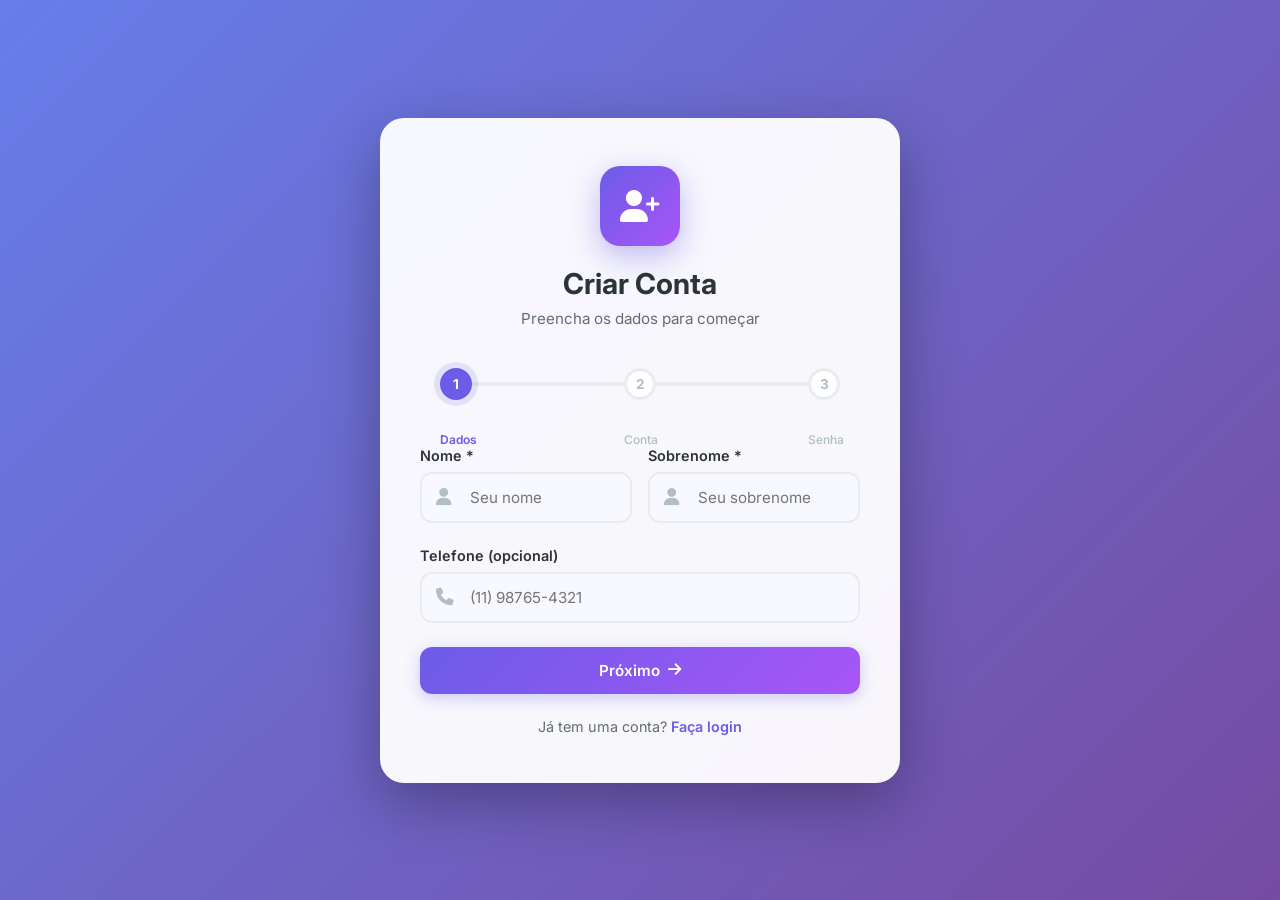
<file: cadastro.html>
<!DOCTYPE html>
<html lang="pt-BR">

<head>
    <meta charset="UTF-8">
    <meta name="viewport" content="width=device-width, initial-scale=1.0">
    <title>Criar Conta | AnalyticsPro</title>

    <link rel="preconnect" href="https://fonts.googleapis.com">
    <link rel="preconnect" href="https://fonts.gstatic.com" crossorigin>
    <link href="https://fonts.googleapis.com/css2?family=Inter:wght@300;400;500;600;700&display=swap" rel="stylesheet">
    <link rel="stylesheet" href="https://cdnjs.cloudflare.com/ajax/libs/font-awesome/6.4.0/css/all.min.css">

    <style>
        * {
            margin: 0;
            padding: 0;
            box-sizing: border-box;
        }

        body {
            font-family: 'Inter', -apple-system, BlinkMacSystemFont, sans-serif;
            background: linear-gradient(135deg, #667eea 0%, #764ba2 100%);
            min-height: 100vh;
            display: flex;
            align-items: center;
            justify-content: center;
            padding: 20px;
        }

        .cadastro-container {
            width: 100%;
            max-width: 520px;
            animation: slideUp 0.6s ease;
        }

        @keyframes slideUp {
            from {
                opacity: 0;
                transform: translateY(30px);
            }

            to {
                opacity: 1;
                transform: translateY(0);
            }
        }

        .cadastro-card {
            background: rgba(255, 255, 255, 0.95);
            backdrop-filter: blur(20px);
            border-radius: 24px;
            padding: 48px 40px;
            box-shadow: 0 20px 60px rgba(0, 0, 0, 0.3);
        }

        .cadastro-header {
            text-align: center;
            margin-bottom: 40px;
        }

        .cadastro-logo {
            width: 80px;
            height: 80px;
            background: linear-gradient(135deg, #6C5CE7, #a855f7);
            border-radius: 20px;
            display: flex;
            align-items: center;
            justify-content: center;
            margin: 0 auto 20px;
            font-size: 2rem;
            color: white;
            box-shadow: 0 10px 30px rgba(108, 92, 231, 0.4);
        }

        .cadastro-header h1 {
            font-size: 1.8rem;
            color: #2d3436;
            margin-bottom: 8px;
        }

        .cadastro-header p {
            color: #636e72;
            font-size: 0.95rem;
        }

        /* barra de progresso */
        .progress-bar {
            display: flex;
            justify-content: space-between;
            margin-bottom: 32px;
            position: relative;
        }

        .progress-bar::before {
            content: '';
            position: absolute;
            top: 14px;
            left: 20px;
            right: 20px;
            height: 4px;
            background: #e9ecef;
            z-index: 1;
            transition: all 0.5s ease;
        }

        .progress-fill {
            position: absolute;
            top: 14px;
            left: 20px;
            height: 4px;
            background: linear-gradient(90deg, #6C5CE7, #a855f7);
            z-index: 2;
            transition: width 0.5s ease;
        }

        .progress-step {
            width: 32px;
            height: 32px;
            border-radius: 50%;
            background: white;
            border: 3px solid #e9ecef;
            display: flex;
            align-items: center;
            justify-content: center;
            font-weight: 700;
            font-size: 0.85rem;
            z-index: 3;
            transition: all 0.5s ease;
            color: #b2bec3;
            position: relative;
        }

        .progress-step.active {
            border-color: #6C5CE7;
            background: #6C5CE7;
            color: white;
            box-shadow: 0 0 0 6px rgba(108, 92, 231, 0.15);
        }

        .progress-step.completed {
            border-color: #00b894;
            background: #00b894;
            color: white;
        }

        .progress-step.completed::after {
            content: '✓';
            font-size: 0.7rem;
        }

        .progress-labels {
            display: flex;
            justify-content: space-between;
            margin-top: 8px;
            font-size: 0.75rem;
            color: #b2bec3;
            font-weight: 500;
        }

        .progress-label {
            text-align: center;
            width: 32px;
        }

        .progress-label.active {
            color: #6C5CE7;
            font-weight: 600;
        }

        /* formulário */
        .form-step {
            display: none;
            animation: fadeSlideIn 0.5s ease;
        }

        .form-step.active {
            display: block;
        }

        @keyframes fadeSlideIn {
            from {
                opacity: 0;
                transform: translateX(20px);
            }

            to {
                opacity: 1;
                transform: translateX(0);
            }
        }

        .form-row {
            display: grid;
            grid-template-columns: 1fr 1fr;
            gap: 16px;
        }

        .form-group {
            margin-bottom: 24px;
            position: relative;
        }

        .form-group label {
            display: block;
            margin-bottom: 8px;
            font-weight: 600;
            color: #2d3436;
            font-size: 0.9rem;
        }

        .input-wrapper {
            position: relative;
        }

        .input-wrapper i {
            position: absolute;
            left: 16px;
            top: 50%;
            transform: translateY(-50%);
            color: #b2bec3;
            font-size: 1.1rem;
            transition: color 0.3s;
            z-index: 1;
            pointer-events: none;
        }

        .form-input {
            width: 100%;
            padding: 14px 16px 14px 48px;
            border: 2px solid #e9ecef;
            border-radius: 12px;
            font-size: 0.95rem;
            font-family: 'Inter', sans-serif;
            transition: all 0.3s ease;
            background: #f8f9fe;
            color: #2d3436;
        }

        .form-input:focus {
            outline: none;
            border-color: #6C5CE7;
            background: white;
            box-shadow: 0 0 0 4px rgba(108, 92, 231, 0.1);
        }

        .form-input.input-error {
            border-color: #e17055;
            background: #fff5f5;
        }

        .form-input.input-success {
            border-color: #00b894;
            background: #f0fff4;
        }

        .input-wrapper:focus-within i {
            color: #6C5CE7;
        }

        /* indicador de força da senha */
        .password-strength {
            margin-top: 12px;
        }

        .strength-bar {
            height: 4px;
            border-radius: 2px;
            background: #e9ecef;
            margin-bottom: 8px;
            overflow: hidden;
            transition: all 0.3s;
        }

        .strength-fill {
            height: 100%;
            border-radius: 2px;
            transition: width 0.5s ease, background 0.3s;
            width: 0%;
        }

        .strength-text {
            font-size: 0.8rem;
            font-weight: 600;
            display: flex;
            align-items: center;
            gap: 6px;
        }

        .strength-requirements {
            display: grid;
            grid-template-columns: 1fr 1fr;
            gap: 6px;
            margin-top: 12px;
            font-size: 0.78rem;
        }

        .requirement {
            display: flex;
            align-items: center;
            gap: 6px;
            color: #b2bec3;
            transition: color 0.3s;
        }

        .requirement.met {
            color: #00b894;
        }

        .requirement i {
            font-size: 0.7rem;
            width: 14px;
            text-align: center;
        }

        .requirement.met i {
            color: #00b894;
        }

        .password-toggle {
            position: absolute;
            right: 16px;
            top: 50%;
            transform: translateY(-50%);
            background: none;
            border: none;
            color: #b2bec3;
            cursor: pointer;
            font-size: 1rem;
            padding: 4px;
            z-index: 1;
        }

        .password-toggle:hover {
            color: #6C5CE7;
        }

        /* checkbox */
        .terms-checkbox {
            display: flex;
            align-items: flex-start;
            gap: 10px;
            margin-bottom: 24px;
            cursor: pointer;
        }

        .terms-checkbox input[type="checkbox"] {
            width: 20px;
            height: 20px;
            accent-color: #6C5CE7;
            cursor: pointer;
            margin-top: 2px;
            flex-shrink: 0;
        }

        .terms-checkbox span {
            font-size: 0.9rem;
            color: #636e72;
            line-height: 1.4;
        }

        .terms-checkbox a {
            color: #6C5CE7;
            text-decoration: none;
            font-weight: 600;
        }

        .terms-checkbox a:hover {
            text-decoration: underline;
        }

        /* botões de navegação */
        .form-actions {
            display: flex;
            gap: 12px;
            margin-top: 8px;
        }

        .btn {
            padding: 14px 24px;
            border-radius: 12px;
            font-size: 0.95rem;
            font-weight: 600;
            cursor: pointer;
            transition: all 0.3s ease;
            font-family: 'Inter', sans-serif;
            display: flex;
            align-items: center;
            justify-content: center;
            gap: 8px;
            border: none;
        }

        .btn-primary {
            flex: 1;
            background: linear-gradient(135deg, #6C5CE7, #a855f7);
            color: white;
            box-shadow: 0 4px 15px rgba(108, 92, 231, 0.3);
        }

        .btn-primary:hover {
            transform: translateY(-2px);
            box-shadow: 0 8px 25px rgba(108, 92, 231, 0.4);
        }

        .btn-primary:disabled {
            opacity: 0.5;
            cursor: not-allowed;
            transform: none;
        }

        .btn-secondary {
            background: transparent;
            color: #636e72;
            border: 2px solid #e9ecef;
        }

        .btn-secondary:hover {
            border-color: #6C5CE7;
            color: #6C5CE7;
        }

        .btn-outline {
            background: transparent;
            color: #636e72;
            border: 2px solid #e9ecef;
        }

        .btn-outline:hover {
            border-color: #6C5CE7;
            color: #6C5CE7;
        }

        /* mensagens */
        .error-message {
            background: #ffeaa7;
            color: #d63031;
            padding: 12px 16px;
            border-radius: 10px;
            font-size: 0.85rem;
            margin-bottom: 20px;
            display: none;
            animation: shake 0.5s ease;
            align-items: center;
            gap: 8px;
        }

        .error-message.show {
            display: flex;
        }

        .success-message {
            background: #00b894;
            color: white;
            padding: 16px 24px;
            border-radius: 12px;
            font-size: 0.95rem;
            text-align: center;
            display: none;
            animation: scaleIn 0.5s ease;
        }

        .success-message.show {
            display: block;
        }

        @keyframes shake {

            0%,
            100% {
                transform: translateX(0);
            }

            25% {
                transform: translateX(-10px);
            }

            75% {
                transform: translateX(10px);
            }
        }

        @keyframes scaleIn {
            from {
                transform: scale(0.8);
                opacity: 0;
            }

            to {
                transform: scale(1);
                opacity: 1;
            }
        }

        .login-link {
            text-align: center;
            margin-top: 24px;
            color: #636e72;
            font-size: 0.9rem;
        }

        .login-link a {
            color: #6C5CE7;
            text-decoration: none;
            font-weight: 600;
        }

        .login-link a:hover {
            text-decoration: underline;
        }

        /* partículas */
        .particles {
            position: fixed;
            top: 0;
            left: 0;
            width: 100%;
            height: 100%;
            pointer-events: none;
            z-index: 0;
        }

        .particle {
            position: absolute;
            background: rgba(255, 255, 255, 0.1);
            border-radius: 50%;
            animation: float 20s infinite;
        }

        @keyframes float {

            0%,
            100% {
                transform: translateY(0) rotate(0deg);
            }

            50% {
                transform: translateY(-100px) rotate(180deg);
            }
        }

        /* responsivo */
        @media (max-width: 600px) {
            .cadastro-card {
                padding: 32px 24px;
            }

            .form-row {
                grid-template-columns: 1fr;
            }

            .strength-requirements {
                grid-template-columns: 1fr;
            }

            .form-actions {
                flex-direction: column;
            }
        }
    </style>
</head>

<body>
    <!-- partículas de fundo - animação de fundo -->
    <div class="particles" id="particles"></div>

    <div class="cadastro-container">
        <div class="cadastro-card">
            <!-- cabeçalho -->
            <div class="cadastro-header">
                <div class="cadastro-logo">
                    <i class="fas fa-user-plus"></i>
                </div>
                <h1>Criar Conta</h1>
                <p>Preencha os dados para começar</p>
            </div>

            <!-- barra de progresso -->
            <div style="padding: 0 20px; position: relative;">
                <div class="progress-bar">
                    <div class="progress-fill" id="progressFill" style="width: 0%;"></div>
                    <div class="progress-step active" id="step1">1</div>
                    <div class="progress-step" id="step2">2</div>
                    <div class="progress-step" id="step3">3</div>
                </div>
                <div class="progress-labels">
                    <span class="progress-label active" id="label1">Dados</span>
                    <span class="progress-label" id="label2">Conta</span>
                    <span class="progress-label" id="label3">Senha</span>
                </div>
            </div>

            <!-- mensagem de erro -->
            <div class="error-message" id="errorMessage">
                <i class="fas fa-exclamation-circle"></i>
                <span id="errorText"></span>
            </div>

            <!-- formulário -->
            <form id="cadastroForm">
                <!-- Etapa 1: Dados Pessoais -->
                <div class="form-step active" id="stepContent1">
                    <div class="form-row">
                        <div class="form-group">
                            <label for="firstName">Nome *</label>
                            <div class="input-wrapper">
                                <i class="fas fa-user"></i>
                                <input type="text" id="firstName" class="form-input" placeholder="Seu nome" required
                                    autocomplete="given-name">
                            </div>
                        </div>
                        <div class="form-group">
                            <label for="lastName">Sobrenome *</label>
                            <div class="input-wrapper">
                                <i class="fas fa-user"></i>
                                <input type="text" id="lastName" class="form-input" placeholder="Seu sobrenome" required
                                    autocomplete="family-name">
                            </div>
                        </div>
                    </div>
                    <div class="form-group">
                        <label for="phone">Telefone (opcional)</label>
                        <div class="input-wrapper">
                            <i class="fas fa-phone"></i>
                            <input type="tel" id="phone" class="form-input" placeholder="(11) 98765-4321"
                                autocomplete="tel">
                        </div>
                    </div>
                    <div class="form-actions">
                        <button type="button" class="btn btn-primary" onclick="nextStep(1)">
                            Próximo <i class="fas fa-arrow-right"></i>
                        </button>
                    </div>
                </div>

                <!-- etapa 2: Conta -->
                <div class="form-step" id="stepContent2">
                    <div class="form-group">
                        <label for="email">E-mail *</label>
                        <div class="input-wrapper">
                            <i class="fas fa-envelope"></i>
                            <input type="email" id="email" class="form-input" placeholder="seu@email.com" required
                                autocomplete="email">
                        </div>
                    </div>
                    <div class="form-group">
                        <label for="username">Nome de usuário (opcional)</label>
                        <div class="input-wrapper">
                            <i class="fas fa-at"></i>
                            <input type="text" id="username" class="form-input" placeholder="seu_username"
                                autocomplete="username">
                        </div>
                    </div>
                    <div class="form-actions">
                        <button type="button" class="btn btn-secondary" onclick="prevStep(2)">
                            <i class="fas fa-arrow-left"></i> Voltar
                        </button>
                        <button type="button" class="btn btn-primary" onclick="nextStep(2)">
                            Próximo <i class="fas fa-arrow-right"></i>
                        </button>
                    </div>
                </div>

                <!-- etapa 3: Senha -->
                <div class="form-step" id="stepContent3">
                    <div class="form-group">
                        <label for="password">Senha *</label>
                        <div class="input-wrapper">
                            <i class="fas fa-lock"></i>
                            <input type="password" id="password" class="form-input" placeholder="Mínimo 8 caracteres"
                                required minlength="8" autocomplete="new-password">
                            <button type="button" class="password-toggle" onclick="togglePassword('password')">
                                <i class="fas fa-eye"></i>
                            </button>
                        </div>
                        <!-- senha -->
                        <div class="password-strength">
                            <div class="strength-bar">
                                <div class="strength-fill" id="strengthFill"></div>
                            </div>
                            <div class="strength-text" id="strengthText">
                                <i class="fas fa-circle" style="font-size: 0.5rem;"></i>
                                <span>Digite uma senha</span>
                            </div>
                            <div class="strength-requirements">
                                <div class="requirement" id="reqLength">
                                    <i class="fas fa-circle"></i> Mínimo 8 caracteres
                                </div>
                                <div class="requirement" id="reqUpper">
                                    <i class="fas fa-circle"></i> Letra maiúscula
                                </div>
                                <div class="requirement" id="reqLower">
                                    <i class="fas fa-circle"></i> Letra minúscula
                                </div>
                                <div class="requirement" id="reqNumber">
                                    <i class="fas fa-circle"></i> Número
                                </div>
                                <div class="requirement" id="reqSpecial">
                                    <i class="fas fa-circle"></i> Caractere especial
                                </div>
                            </div>
                        </div>
                    </div>

                    <div class="form-group">
                        <label for="confirmPassword">Confirmar Senha *</label>
                        <div class="input-wrapper">
                            <i class="fas fa-lock"></i>
                            <input type="password" id="confirmPassword" class="form-input" placeholder="Repita a senha"
                                required autocomplete="new-password">
                            <button type="button" class="password-toggle" onclick="togglePassword('confirmPassword')">
                                <i class="fas fa-eye"></i>
                            </button>
                        </div>
                        <div id="passwordMatch" style="margin-top: 8px; font-size: 0.85rem; display: none;">
                            <i class="fas fa-check-circle" style="color: #00b894;"></i>
                            <span style="color: #00b894; font-weight: 600;">Senhas coincidem!</span>
                        </div>
                        <div id="passwordMismatch" style="margin-top: 8px; font-size: 0.85rem; display: none;">
                            <i class="fas fa-times-circle" style="color: #d63031;"></i>
                            <span style="color: #d63031; font-weight: 600;">Senhas não coincidem!</span>
                        </div>
                    </div>

                    <!-- termos -->
                    <label class="terms-checkbox">
                        <input type="checkbox" id="acceptTerms" required>
                        <span>Eu aceito os <a href="#" onclick="alert('Termos de Uso serão exibidos aqui.')">Termos de
                                Uso</a> e a <a href="#"
                                onclick="alert('Política de Privacidade será exibida aqui.')">Política de
                                Privacidade</a></span>
                    </label>

                    <div class="form-actions">
                        <button type="button" class="btn btn-secondary" onclick="prevStep(3)">
                            <i class="fas fa-arrow-left"></i> Voltar
                        </button>
                        <button type="submit" class="btn btn-primary" id="submitBtn">
                            <i class="fas fa-check"></i> Criar Conta
                        </button>
                    </div>
                </div>
            </form>

            <!-- mensagem de sucesso -->
            <div class="success-message" id="successMessage">
                <i class="fas fa-check-circle" style="font-size: 3rem; display: block; margin-bottom: 16px;"></i>
                <h2 style="margin-bottom: 8px;">Conta criada com sucesso!</h2>
                <p>Redirecionando para o dashboard...</p>
            </div>

            <div class="login-link" id="loginLink">
                Já tem uma conta? <a href="login.html">Faça login</a>
            </div>
        </div>
    </div>

    <script>
        // partículas de fundo
        function createParticles() {
            const container = document.getElementById('particles');
            for (let i = 0; i < 25; i++) {
                const particle = document.createElement('div');
                particle.className = 'particle';
                particle.style.left = Math.random() * 100 + '%';
                particle.style.top = Math.random() * 100 + '%';
                particle.style.width = (Math.random() * 12 + 4) + 'px';
                particle.style.height = particle.style.width;
                particle.style.animationDelay = Math.random() * 20 + 's';
                particle.style.animationDuration = (Math.random() * 15 + 10) + 's';
                container.appendChild(particle);
            }
        }
        createParticles();

        // etapas do formulário
        let currentStep = 1;
        const totalSteps = 3;

        function updateProgress(step) {
            // atualizar barra de progresso
            const progressPercent = ((step - 1) / (totalSteps - 1)) * 100;
            document.getElementById('progressFill').style.width = progressPercent + '%';

            // atualizar steps
            for (let i = 1; i <= totalSteps; i++) {
                const stepEl = document.getElementById('step' + i);
                const labelEl = document.getElementById('label' + i);
                const contentEl = document.getElementById('stepContent' + i);

                stepEl.classList.remove('active', 'completed');
                labelEl.classList.remove('active');

                if (i < step) {
                    stepEl.classList.add('completed');
                    stepEl.textContent = '';
                } else if (i === step) {
                    stepEl.classList.add('active');
                    stepEl.textContent = i;
                    labelEl.classList.add('active');
                } else {
                    stepEl.textContent = i;
                }

                // mostrar/esconder conteúdo
                if (contentEl) {
                    contentEl.classList.remove('active');
                    if (i === step) {
                        contentEl.classList.add('active');
                    }
                }
            }

            currentStep = step;
        }

        function nextStep(currentStepNum) {
            // validar campos da etapa atual
            if (!validateStep(currentStepNum)) {
                return;
            }

            if (currentStepNum < totalSteps) {
                updateProgress(currentStepNum + 1);
                // scroll no topo do card
                document.querySelector('.cadastro-card').scrollIntoView({ behavior: 'smooth', block: 'start' });
            }
        }

        function prevStep(currentStepNum) {
            if (currentStepNum > 1) {
                updateProgress(currentStepNum - 1);
                document.querySelector('.cadastro-card').scrollIntoView({ behavior: 'smooth', block: 'start' });
            }
        }

        function validateStep(step) {
            const errorMsg = document.getElementById('errorMessage');
            const errorText = document.getElementById('errorText');
            errorMsg.classList.remove('show');

            switch (step) {
                case 1:
                    const firstName = document.getElementById('firstName').value.trim();
                    const lastName = document.getElementById('lastName').value.trim();

                    if (!firstName) {
                        showError('Por favor, preencha o nome.');
                        document.getElementById('firstName').focus();
                        return false;
                    }
                    if (firstName.length < 2) {
                        showError('O nome deve ter pelo menos 2 caracteres.');
                        document.getElementById('firstName').focus();
                        return false;
                    }
                    if (!lastName) {
                        showError('Por favor, preencha o sobrenome.');
                        document.getElementById('lastName').focus();
                        return false;
                    }
                    if (lastName.length < 2) {
                        showError('O sobrenome deve ter pelo menos 2 caracteres.');
                        document.getElementById('lastName').focus();
                        return false;
                    }
                    return true;

                case 2:
                    const email = document.getElementById('email').value.trim();
                    const emailRegex = /^[^\s@]+@[^\s@]+\.[^\s@]+$/;

                    if (!email) {
                        showError('Por favor, preencha o e-mail.');
                        document.getElementById('email').focus();
                        return false;
                    }
                    if (!emailRegex.test(email)) {
                        showError('Por favor, insira um e-mail válido.');
                        document.getElementById('email').focus();
                        return false;
                    }
                    return true;

                case 3:
                    const password = document.getElementById('password').value;
                    const confirmPassword = document.getElementById('confirmPassword').value;
                    const acceptTerms = document.getElementById('acceptTerms').checked;

                    if (!password) {
                        showError('Por favor, crie uma senha.');
                        document.getElementById('password').focus();
                        return false;
                    }
                    if (password.length < 8) {
                        showError('A senha deve ter no mínimo 8 caracteres.');
                        document.getElementById('password').focus();
                        return false;
                    }
                    if (!checkPasswordStrength(password).score >= 3) {
                        showError('A senha é muito fraca. Use letras maiúsculas, minúsculas, números e caracteres especiais.');
                        document.getElementById('password').focus();
                        return false;
                    }
                    if (password !== confirmPassword) {
                        showError('As senhas não coincidem.');
                        document.getElementById('confirmPassword').focus();
                        return false;
                    }
                    if (!acceptTerms) {
                        showError('Você precisa aceitar os Termos de Uso e Política de Privacidade.');
                        return false;
                    }
                    return true;
            }
            return true;
        }

        function showError(message) {
            const errorMsg = document.getElementById('errorMessage');
            const errorText = document.getElementById('errorText');
            errorText.textContent = message;
            errorMsg.classList.add('show');

            // resetar animação
            errorMsg.style.animation = 'none';
            errorMsg.offsetHeight;
            errorMsg.style.animation = 'shake 0.5s ease';

            // esconder após 4 segundos
            setTimeout(() => {
                errorMsg.classList.remove('show');
            }, 4000);
        }

        // senha
        <!-- function checkPasswordStrength(password) {
            let score = 0;
            const requirements = {
                length: password.length >= 8,
                upper: /[A-Z]/.test(password),
                lower: /[a-z]/.test(password),
                number: /[0-9]/.test(password),
                special: /[!@#$%^&*(),.?":{}|<>]/.test(password)
            };

            if (requirements.length) score++;
            if (requirements.upper) score++;
            if (requirements.lower) score++;
            if (requirements.number) score++;
            if (requirements.special) score++;

            return { score, requirements };
        } -->

        document.getElementById('password').addEventListener('input', function () {
            const password = this.value;
            const result = checkPasswordStrength(password);

            // Atualizar barra de força
            const strengthFill = document.getElementById('strengthFill');
            const strengthText = document.getElementById('strengthText');
            const percentages = [0, 20, 40, 60, 80, 100];
            const colors = ['#e9ecef', '#d63031', '#fdcb6e', '#f39c12', '#00b894', '#00b894'];
            const labels = [
                'Digite uma senha',
                'Muito fraca',
                'Fraca',
                'Média',
                'Forte',
                'Muito forte'
            ];
            const icons = [
                'fas fa-circle',
                'fas fa-times-circle',
                'fas fa-exclamation-circle',
                'fas fa-exclamation-triangle',
                'fas fa-check-circle',
                'fas fa-shield-alt'
            ];

            const scoreIndex = password.length === 0 ? 0 : result.score;
            strengthFill.style.width = percentages[scoreIndex] + '%';
            strengthFill.style.background = colors[scoreIndex];
            strengthText.innerHTML = `<i class="${icons[scoreIndex]}" style="font-size: 0.7rem; color: ${colors[scoreIndex]};"></i><span style="color: ${colors[scoreIndex]};">${labels[scoreIndex]}</span>`;

            // Atualizar requisitos
            const reqMap = {
                'reqLength': result.requirements.length,
                'reqUpper': result.requirements.upper,
                'reqLower': result.requirements.lower,
                'reqNumber': result.requirements.number,
                'reqSpecial': result.requirements.special
            };

            Object.keys(reqMap).forEach(id => {
                const el = document.getElementById(id);
                if (reqMap[id]) {
                    el.classList.add('met');
                    el.querySelector('i').className = 'fas fa-check-circle';
                } else {
                    el.classList.remove('met');
                    el.querySelector('i').className = 'fas fa-circle';
                }
            });

            // Verificar se as senhas coincidem
            checkPasswordMatch();
        });

        document.getElementById('confirmPassword').addEventListener('input', checkPasswordMatch);

        function checkPasswordMatch() {
            const password = document.getElementById('password').value;
            const confirmPassword = document.getElementById('confirmPassword').value;
            const matchEl = document.getElementById('passwordMatch');
            const mismatchEl = document.getElementById('passwordMismatch');

            if (confirmPassword.length === 0) {
                matchEl.style.display = 'none';
                mismatchEl.style.display = 'none';
            } else if (password === confirmPassword) {
                matchEl.style.display = 'block';
                mismatchEl.style.display = 'none';
            } else {
                matchEl.style.display = 'none';
                mismatchEl.style.display = 'block';
            }
        }

        // ==================== TOGGLE SENHA ====================
        function togglePassword(inputId) {
            const input = document.getElementById(inputId);
            const type = input.type === 'password' ? 'text' : 'password';
            input.type = type;

            // Atualizar ícone
            const btn = input.nextElementSibling;
            if (btn) {
                const icon = btn.querySelector('i');
                if (icon) {
                    icon.className = type === 'password' ? 'fas fa-eye' : 'fas fa-eye-slash';
                }
            }
        }

        // ==================== SUBMISSÃO DO FORMULÁRIO ====================
        document.getElementById('cadastroForm').addEventListener('submit', async function (e) {
            e.preventDefault();

            // Validar etapa final
            if (!validateStep(3)) {
                return;
            }

            const submitBtn = document.getElementById('submitBtn');
            const originalHTML = submitBtn.innerHTML;

            // Mostrar loading
            submitBtn.disabled = true;
            submitBtn.innerHTML = '<i class="fas fa-spinner fa-spin"></i> Criando conta...';

            // Simular requisição
            await new Promise(resolve => setTimeout(resolve, 2000));

            // Coletar dados
            const userData = {
                firstName: document.getElementById('firstName').value.trim(),
                lastName: document.getElementById('lastName').value.trim(),
                name: document.getElementById('firstName').value.trim() + ' ' + document.getElementById('lastName').value.trim(),
                email: document.getElementById('email').value.trim(),
                phone: document.getElementById('phone').value.trim() || '(11) 98765-4321',
                username: document.getElementById('username').value.trim(),
                location: 'São Paulo, SP',
                website: '',
                bio: '',
                role: 'Usuário',
                avatar: 'https://i.pravatar.cc/150?u=' + Date.now(),
                createdAt: new Date().toISOString()
            };

            // Salvar dados
            localStorage.setItem('user', JSON.stringify(userData));
            localStorage.setItem('isLoggedIn', 'true');

            // Mostrar sucesso
            document.getElementById('cadastroForm').style.display = 'none';
            document.getElementById('loginLink').style.display = 'none';
            document.getElementById('successMessage').classList.add('show');

            // Redirecionar
            setTimeout(() => {
                window.location.href = 'index.html';
            }, 2500);
        });

        // ==================== MÁSCARA DE TELEFONE ====================
        document.getElementById('phone').addEventListener('input', function (e) {
            let value = e.target.value.replace(/\D/g, '');
            if (value.length > 11) value = value.slice(0, 11);

            if (value.length > 0) {
                value = '(' + value;
            }
            if (value.length > 3) {
                value = value.slice(0, 3) + ') ' + value.slice(3);
            }
            if (value.length > 10) {
                value = value.slice(0, 10) + '-' + value.slice(10);
            }

            e.target.value = value;
        });

        console.log('📝 Página de cadastro carregada com sucesso!');
    </script>
</body>

</html>
</file>
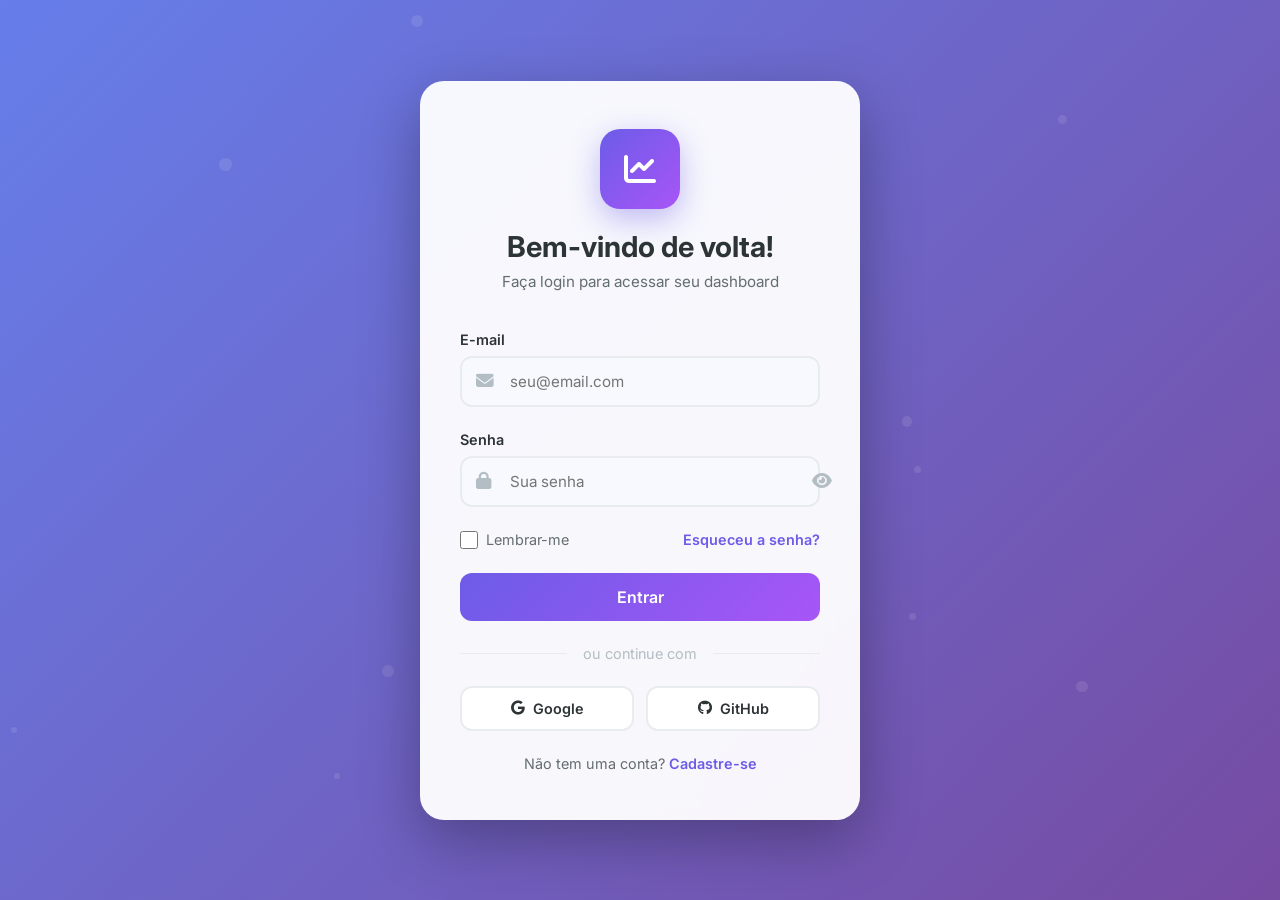
<file: login.html>
<!DOCTYPE html>
<html lang="pt-BR">

<head>
    <meta charset="UTF-8">
    <meta name="viewport" content="width=device-width, initial-scale=1.0">
    <title>Login | AnalyticsPro</title>

    <link rel="preconnect" href="https://fonts.googleapis.com">
    <link rel="preconnect" href="https://fonts.gstatic.com" crossorigin>
    <link href="https://fonts.googleapis.com/css2?family=Inter:wght@300;400;500;600;700&display=swap" rel="stylesheet">
    <link rel="stylesheet" href="https://cdnjs.cloudflare.com/ajax/libs/font-awesome/6.4.0/css/all.min.css">

    <style>
        * {
            margin: 0;
            padding: 0;
            box-sizing: border-box;
        }

        body {
            font-family: 'Inter', -apple-system, BlinkMacSystemFont, sans-serif;
            background: linear-gradient(135deg, #667eea 0%, #764ba2 100%);
            min-height: 100vh;
            display: flex;
            align-items: center;
            justify-content: center;
            padding: 20px;
        }

        .login-container {
            width: 100%;
            max-width: 440px;
            animation: slideUp 0.6s ease;
        }

        @keyframes slideUp {
            from {
                opacity: 0;
                transform: translateY(30px);
            }

            to {
                opacity: 1;
                transform: translateY(0);
            }
        }

        .login-card {
            background: rgba(255, 255, 255, 0.95);
            backdrop-filter: blur(20px);
            border-radius: 24px;
            padding: 48px 40px;
            box-shadow: 0 20px 60px rgba(0, 0, 0, 0.3);
        }

        .login-header {
            text-align: center;
            margin-bottom: 40px;
        }

        .login-logo {
            width: 80px;
            height: 80px;
            background: linear-gradient(135deg, #6C5CE7, #a855f7);
            border-radius: 20px;
            display: flex;
            align-items: center;
            justify-content: center;
            margin: 0 auto 20px;
            font-size: 2rem;
            color: white;
            box-shadow: 0 10px 30px rgba(108, 92, 231, 0.4);
        }

        .login-header h1 {
            font-size: 1.8rem;
            color: #2d3436;
            margin-bottom: 8px;
        }

        .login-header p {
            color: #636e72;
            font-size: 0.95rem;
        }

        .form-group {
            margin-bottom: 24px;
            position: relative;
        }

        .form-group label {
            display: block;
            margin-bottom: 8px;
            font-weight: 600;
            color: #2d3436;
            font-size: 0.9rem;
        }

        .input-wrapper {
            position: relative;
        }

        .input-wrapper i {
            position: absolute;
            left: 16px;
            top: 50%;
            transform: translateY(-50%);
            color: #b2bec3;
            font-size: 1.1rem;
            transition: color 0.3s;
        }

        .form-input {
            width: 100%;
            padding: 14px 16px 14px 48px;
            border: 2px solid #e9ecef;
            border-radius: 12px;
            font-size: 0.95rem;
            font-family: 'Inter', sans-serif;
            transition: all 0.3s ease;
            background: #f8f9fe;
            color: #2d3436;
        }

        .form-input:focus {
            outline: none;
            border-color: #6C5CE7;
            background: white;
            box-shadow: 0 0 0 4px rgba(108, 92, 231, 0.1);
        }

        .form-input:focus+i,
        .input-wrapper:focus-within i {
            color: #6C5CE7;
        }

        .password-toggle {
            position: absolute;
            right: 16px;
            top: 50%;
            transform: translateY(-50%);
            background: none;
            border: none;
            color: #b2bec3;
            cursor: pointer;
            font-size: 1rem;
            padding: 4px;
        }

        .password-toggle:hover {
            color: #6C5CE7;
        }

        .form-options {
            display: flex;
            justify-content: space-between;
            align-items: center;
            margin-bottom: 24px;
        }

        .remember-me {
            display: flex;
            align-items: center;
            gap: 8px;
            cursor: pointer;
        }

        .remember-me input[type="checkbox"] {
            width: 18px;
            height: 18px;
            accent-color: #6C5CE7;
            cursor: pointer;
        }

        .remember-me span {
            font-size: 0.9rem;
            color: #636e72;
        }

        .forgot-password {
            color: #6C5CE7;
            text-decoration: none;
            font-size: 0.9rem;
            font-weight: 600;
            transition: color 0.3s;
        }

        .forgot-password:hover {
            color: #a855f7;
            text-decoration: underline;
        }

        .btn-login {
            width: 100%;
            padding: 14px;
            background: linear-gradient(135deg, #6C5CE7, #a855f7);
            color: white;
            border: none;
            border-radius: 12px;
            font-size: 1rem;
            font-weight: 600;
            cursor: pointer;
            transition: all 0.3s ease;
            font-family: 'Inter', sans-serif;
            position: relative;
            overflow: hidden;
        }

        .btn-login:hover {
            transform: translateY(-2px);
            box-shadow: 0 10px 30px rgba(108, 92, 231, 0.4);
        }

        .btn-login:active {
            transform: translateY(0);
        }

        .btn-login.loading {
            pointer-events: none;
            opacity: 0.8;
        }

        .btn-login .spinner {
            display: none;
            width: 20px;
            height: 20px;
            border: 2px solid white;
            border-top-color: transparent;
            border-radius: 50%;
            animation: spin 0.6s linear infinite;
            margin: 0 auto;
        }

        .btn-login.loading .btn-text {
            display: none;
        }

        .btn-login.loading .spinner {
            display: block;
        }

        @keyframes spin {
            to {
                transform: rotate(360deg);
            }
        }

        .divider {
            display: flex;
            align-items: center;
            margin: 24px 0;
            color: #b2bec3;
            font-size: 0.9rem;
        }

        .divider::before,
        .divider::after {
            content: '';
            flex: 1;
            height: 1px;
            background: #e9ecef;
        }

        .divider span {
            padding: 0 16px;
        }

        .social-login {
            display: flex;
            gap: 12px;
        }

        .btn-social {
            flex: 1;
            padding: 12px;
            border: 2px solid #e9ecef;
            border-radius: 12px;
            background: white;
            cursor: pointer;
            font-size: 0.9rem;
            font-weight: 600;
            display: flex;
            align-items: center;
            justify-content: center;
            gap: 8px;
            transition: all 0.3s ease;
            font-family: 'Inter', sans-serif;
            color: #2d3436;
        }

        .btn-social:hover {
            border-color: #6C5CE7;
            transform: translateY(-2px);
            box-shadow: 0 4px 12px rgba(0, 0, 0, 0.1);
        }

        .btn-social.google:hover {
            border-color: #ea4335;
            color: #ea4335;
        }

        .btn-social.github:hover {
            border-color: #333;
            background: #333;
            color: white;
        }

        .signup-link {
            text-align: center;
            margin-top: 24px;
            color: #636e72;
            font-size: 0.9rem;
        }

        .signup-link a {
            color: #6C5CE7;
            text-decoration: none;
            font-weight: 600;
        }

        .signup-link a:hover {
            text-decoration: underline;
        }

        .error-message {
            background: #ffeaa7;
            color: #d63031;
            padding: 12px 16px;
            border-radius: 10px;
            font-size: 0.85rem;
            margin-bottom: 24px;
            display: none;
            animation: shake 0.5s ease;
        }

        .error-message.show {
            display: block;
        }

        @keyframes shake {

            0%,
            100% {
                transform: translateX(0);
            }

            25% {
                transform: translateX(-10px);
            }

            75% {
                transform: translateX(10px);
            }
        }

        /* efeito de partículas no fundo */
        .particles {
            position: fixed;
            top: 0;
            left: 0;
            width: 100%;
            height: 100%;
            pointer-events: none;
            z-index: 0;
        }

        .particle {
            position: absolute;
            background: rgba(255, 255, 255, 0.1);
            border-radius: 50%;
            animation: float 20s infinite;
        }

        @keyframes float {

            0%,
            100% {
                transform: translateY(0) rotate(0deg);
            }

            50% {
                transform: translateY(-100px) rotate(180deg);
            }
        }

        /* responsivo */
        @media (max-width: 480px) {
            .login-card {
                padding: 32px 24px;
            }

            .social-login {
                flex-direction: column;
            }
        }
    </style>
</head>

<body>
    <!-- partículas de fundo -->
    <div class="particles" id="particles"></div>

    <div class="login-container">
        <div class="login-card">
            <div class="login-header">
                <div class="login-logo">
                    <i class="fas fa-chart-line"></i>
                </div>
                <h1>Bem-vindo de volta!</h1>
                <p>Faça login para acessar seu dashboard</p>
            </div>

            <!-- mensagem de erro -->
            <div class="error-message" id="errorMessage">
                <i class="fas fa-exclamation-circle"></i>
                <span id="errorText"></span>
            </div>

            <form id="loginForm">
                <div class="form-group">
                    <label for="email">E-mail</label>
                    <div class="input-wrapper">
                        <i class="fas fa-envelope"></i>
                        <input type="email" id="email" class="form-input" placeholder="seu@email.com" required
                            autocomplete="email">
                    </div>
                </div>

                <div class="form-group">
                    <label for="password">Senha</label>
                    <div class="input-wrapper">
                        <i class="fas fa-lock"></i>
                        <input type="password" id="password" class="form-input" placeholder="Sua senha" required
                            autocomplete="current-password">
                        <button type="button" class="password-toggle" id="togglePassword">
                            <i class="fas fa-eye"></i>
                        </button>
                    </div>
                </div>

                <div class="form-options">
                    <label class="remember-me">
                        <input type="checkbox" id="rememberMe">
                        <span>Lembrar-me</span>
                    </label>
                    <a href="#" class="forgot-password">Esqueceu a senha?</a>
                </div>

                <button type="submit" class="btn-login" id="btnLogin">
                    <span class="btn-text">Entrar</span>
                    <div class="spinner"></div>
                </button>
            </form>

            <div class="divider">
                <span>ou continue com</span>
            </div>

            <div class="social-login">
                <button class="btn-social google" onclick="socialLogin('google')">
                    <i class="fab fa-google"></i> Google
                </button>
                <button class="btn-social github" onclick="socialLogin('github')">
                    <i class="fab fa-github"></i> GitHub
                </button>
            </div>

            <div class="signup-link">
                Não tem uma conta? <a href="cadastro.html">Cadastre-se</a>
            </div>
        </div>
    </div>

    <script>
        // criar partículas
        function createParticles() {
            const container = document.getElementById('particles');
            for (let i = 0; i < 20; i++) {
                const particle = document.createElement('div');
                particle.className = 'particle';
                particle.style.left = Math.random() * 100 + '%';
                particle.style.top = Math.random() * 100 + '%';
                particle.style.width = (Math.random() * 10 + 5) + 'px';
                particle.style.height = particle.style.width;
                particle.style.animationDelay = Math.random() * 20 + 's';
                particle.style.animationDuration = (Math.random() * 20 + 10) + 's';
                container.appendChild(particle);
            }
        }

        createParticles();

        // alterar senha
        const togglePassword = document.getElementById('togglePassword');
        const passwordInput = document.getElementById('password');
        const toggleIcon = togglePassword.querySelector('i');

        togglePassword.addEventListener('click', () => {
            const type = passwordInput.type === 'password' ? 'text' : 'password';
            passwordInput.type = type;
            toggleIcon.className = type === 'password' ? 'fas fa-eye' : 'fas fa-eye-slash';
        });

        // formulário
        const loginForm = document.getElementById('loginForm');
        const btnLogin = document.getElementById('btnLogin');
        const errorMessage = document.getElementById('errorMessage');
        const errorText = document.getElementById('errorText');

        // credenciais de demonstração
        const DEMO_CREDENTIALS = {
            email: 'admin@analyticspro.com',
            password: 'admin123'
        };

        loginForm.addEventListener('submit', async (e) => {
            e.preventDefault();

            const userData = {
                name: 'João Silva',
                email: email,
                role: 'Administrador',
                avatar: 'https://i.pravatar.cc/150?img=68',
                phone: '(11) 98765-4321',
                location: 'São Paulo, SP',
                website: 'https://joaosilva.dev',
                bio: 'Desenvolvedor full-stack apaixonado por tecnologia e design.',
                loginTime: new Date().toISOString()
            };
            const email = document.getElementById('email').value;
            const password = document.getElementById('password').value;
            const rememberMe = document.getElementById('rememberMe').checked;

            // resetar erro
            errorMessage.classList.remove('show');

            // validação básica
            if (!email || !password) {
                showError('Por favor, preencha todos os campos.');
                return;
            }

            // simular loading
            btnLogin.classList.add('loading');

            // simular requisição API
            await new Promise(resolve => setTimeout(resolve, 1500));

            if (email === DEMO_CREDENTIALS.email && password === DEMO_CREDENTIALS.password) {
                // salvar dados do usuário
                const userData = {
                    name: 'João Silva',
                    email: email,
                    role: 'Administrador',
                    avatar: 'https://i.pravatar.cc/150',
                    loginTime: new Date().toISOString()
                };

                if (rememberMe) {
                    localStorage.setItem('user', JSON.stringify(userData));
                } else {
                    sessionStorage.setItem('user', JSON.stringify(userData));
                }

                localStorage.setItem('isLoggedIn', 'true');

                // redirecionar para o dashboard
                window.location.href = 'index.html';
            } else {
                btnLogin.classList.remove('loading');
                showError('E-mail ou senha inválidos. Tente novamente.');

                // credenciais de demonstração
                setTimeout(() => {
                    showError('Demo: admin@analyticspro.com / admin123');
                }, 2000);
            }
        });

        function showError(message) {
            errorText.textContent = message;
            errorMessage.classList.add('show');
            errorMessage.style.animation = 'none';
            errorMessage.offsetHeight; // Trigger reflow
            errorMessage.style.animation = 'shake 0.5s ease';
        }

        function socialLogin(provider) {
            // simular login social
            const socialData = {
                google: { bg: '#ea4335', icon: 'google' },
                github: { bg: '#333', icon: 'github' }
            };

            const btn = document.querySelector(`.btn-social.${provider}`);
            btn.style.background = socialData[provider].bg;
            btn.style.color = 'white';
            btn.innerHTML = `<i class="fas fa-spinner fa-spin"></i> Conectando...`;

            setTimeout(() => {
                localStorage.setItem('isLoggedIn', 'true');
                localStorage.setItem('user', JSON.stringify({
                    name: 'João Silva',
                    email: 'joao@example.com',
                    role: 'Administrador',
                    avatar: 'https://i.pravatar.cc/150'
                }));
                window.location.href = '../index.html';
            }, 2000);
        }

        // verificar se já está logado
        if (localStorage.getItem('isLoggedIn') || sessionStorage.getItem('isLoggedIn')) {
            window.location.href = '../index.html';
        }
    </script>
</body>

</html>
</file>
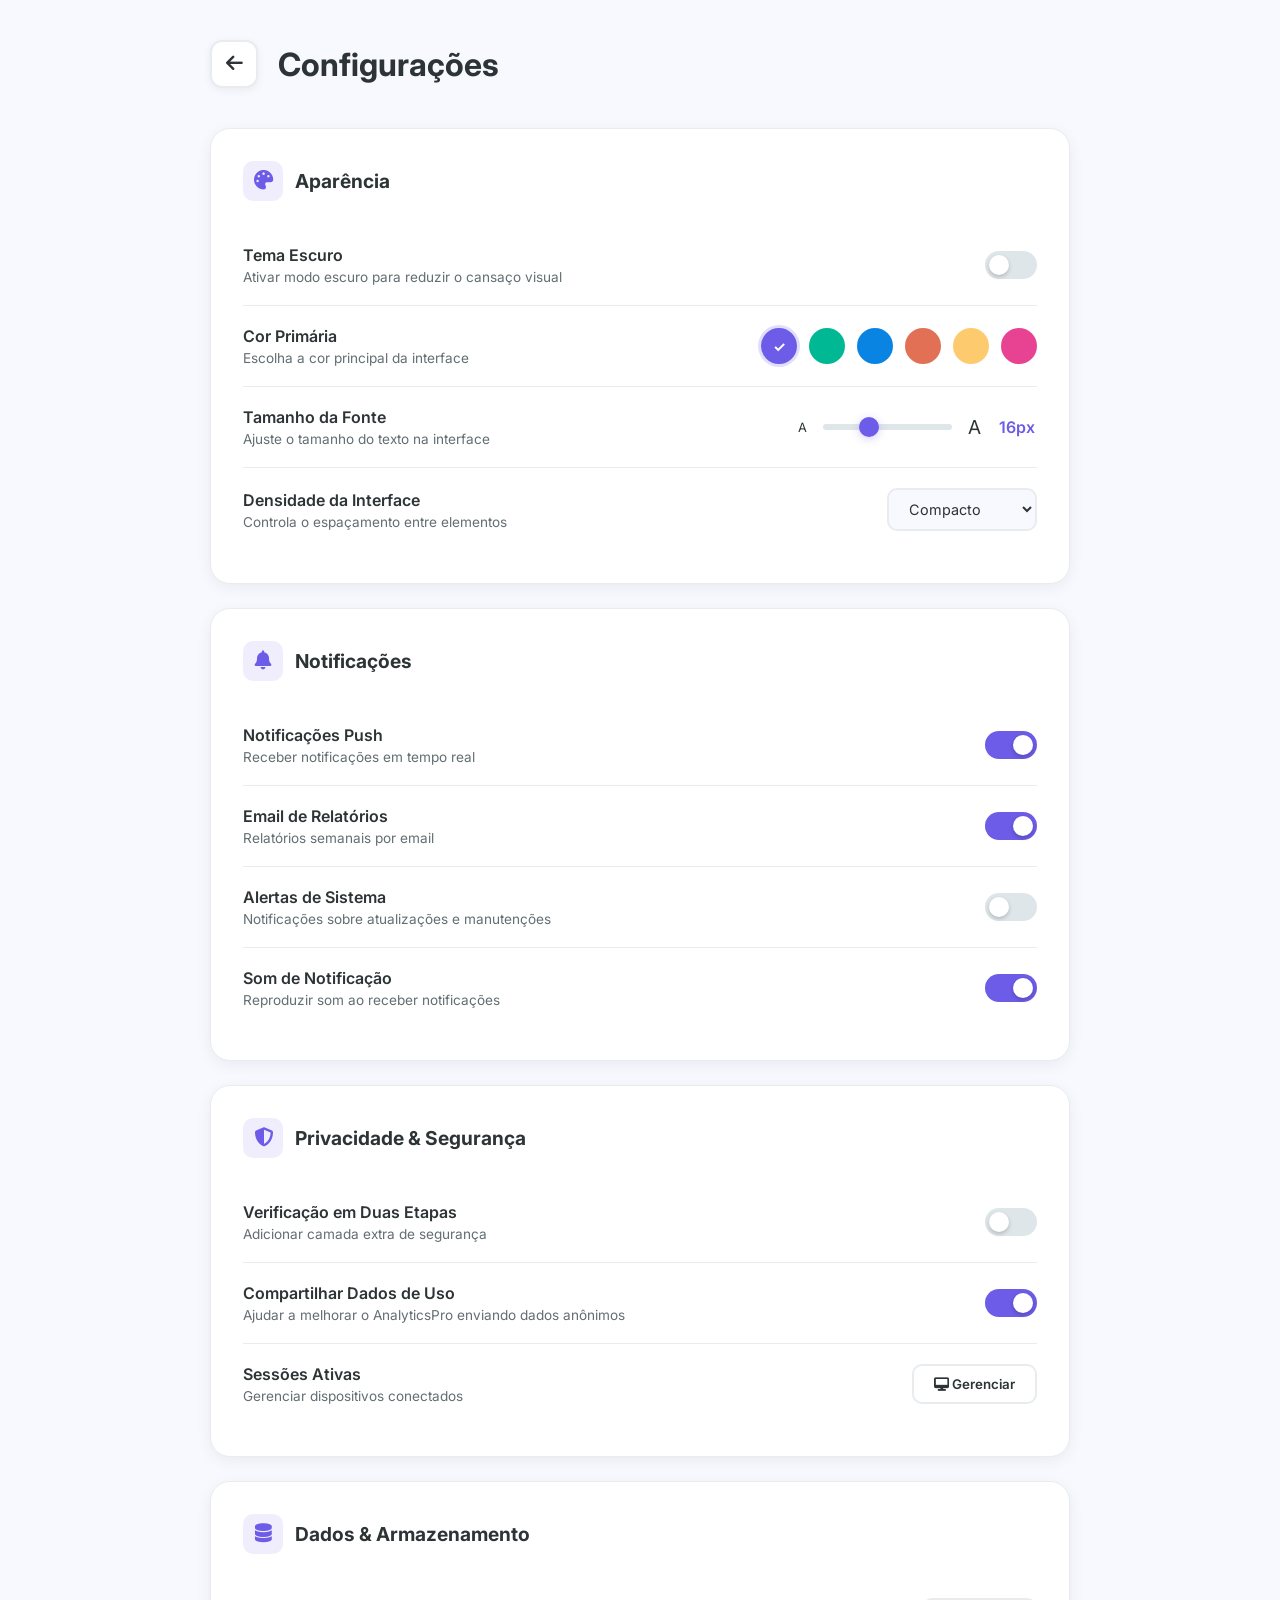
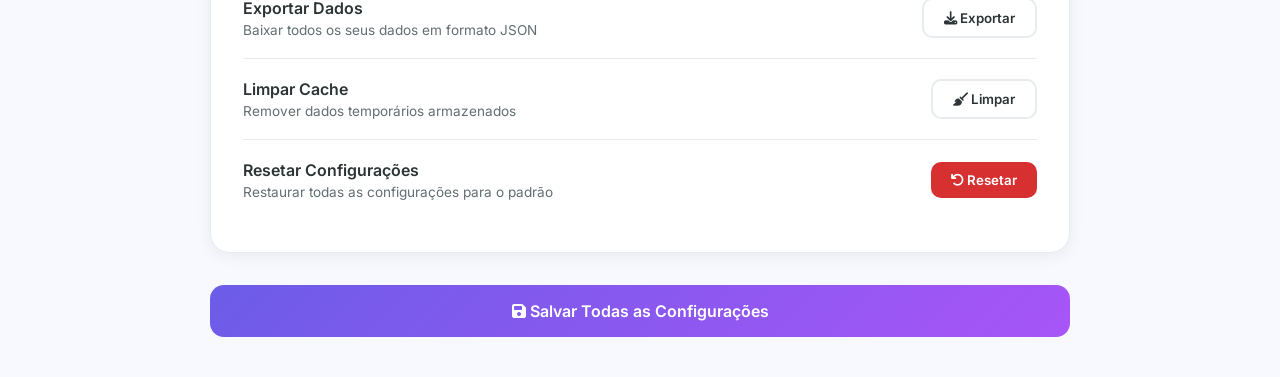
<file: pages/config.html>
<!DOCTYPE html>
<html lang="pt-BR">

<head>
    <meta charset="UTF-8">
    <meta name="viewport" content="width=device-width, initial-scale=1.0">
    <title>Configurações | AnalyticsPro</title>

    <link href="https://fonts.googleapis.com/css2?family=Inter:wght@300;400;500;600;700&display=swap" rel="stylesheet">
    <link rel="stylesheet" href="https://cdnjs.cloudflare.com/ajax/libs/font-awesome/6.4.0/css/all.min.css">

    <style>
        * {
            margin: 0;
            padding: 0;
            box-sizing: border-box;
        }

        :root {
            --bg-primary: #f8f9fe;
            --bg-secondary: #ffffff;
            --text-primary: #2d3436;
            --text-secondary: #636e72;
            --border-color: #e9ecef;
            --primary: #6C5CE7;
            --success: #00b894;
            --warning: #fdcb6e;
            --danger: #d63031;
        }

        body {
            font-family: 'Inter', sans-serif;
            background: var(--bg-primary);
            color: var(--text-primary);
            min-height: 100vh;
        }

        .config-container {
            max-width: 900px;
            margin: 0 auto;
            padding: 40px 20px;
        }

        .config-header {
            display: flex;
            align-items: center;
            gap: 20px;
            margin-bottom: 40px;
        }

        .btn-back {
            width: 48px;
            height: 48px;
            border-radius: 12px;
            background: var(--bg-secondary);
            border: 2px solid var(--border-color);
            display: flex;
            align-items: center;
            justify-content: center;
            color: var(--text-primary);
            text-decoration: none;
            font-size: 1.2rem;
            transition: all 0.3s;
            box-shadow: 0 2px 8px rgba(0, 0, 0, 0.06);
        }

        .btn-back:hover {
            border-color: var(--primary);
            color: var(--primary);
            transform: translateX(-4px);
        }

        .config-header h1 {
            font-size: 2rem;
            font-weight: 700;
        }

        .config-section {
            background: var(--bg-secondary);
            border-radius: 20px;
            padding: 32px;
            margin-bottom: 24px;
            box-shadow: 0 4px 16px rgba(0, 0, 0, 0.06);
            border: 1px solid var(--border-color);
        }

        .section-title {
            font-size: 1.2rem;
            font-weight: 700;
            margin-bottom: 24px;
            display: flex;
            align-items: center;
            gap: 12px;
        }

        .section-title i {
            color: var(--primary);
            width: 40px;
            height: 40px;
            border-radius: 10px;
            background: rgba(108, 92, 231, 0.1);
            display: flex;
            align-items: center;
            justify-content: center;
        }

        .setting-item {
            display: flex;
            align-items: center;
            justify-content: space-between;
            padding: 20px 0;
            border-bottom: 1px solid var(--border-color);
            gap: 20px;
        }

        .setting-item:last-child {
            border-bottom: none;
        }

        .setting-info {
            flex: 1;
        }

        .setting-label {
            font-weight: 600;
            margin-bottom: 4px;
        }

        .setting-description {
            font-size: 0.85rem;
            color: var(--text-secondary);
        }

        /* alternar o interruptor */
        .toggle-switch {
            position: relative;
            width: 52px;
            height: 28px;
        }

        .toggle-switch input {
            opacity: 0;
            width: 0;
            height: 0;
        }

        .toggle-slider {
            position: absolute;
            cursor: pointer;
            top: 0;
            left: 0;
            right: 0;
            bottom: 0;
            background: #dfe6e9;
            transition: 0.4s;
            border-radius: 34px;
        }

        .toggle-slider:before {
            position: absolute;
            content: "";
            height: 20px;
            width: 20px;
            left: 4px;
            bottom: 4px;
            background: white;
            transition: 0.4s;
            border-radius: 50%;
            box-shadow: 0 2px 4px rgba(0, 0, 0, 0.2);
        }

        input:checked+.toggle-slider {
            background: var(--primary);
        }

        input:checked+.toggle-slider:before {
            transform: translateX(24px);
        }

        /* escolher a cor */
        .color-swatches {
            display: flex;
            gap: 12px;
            flex-wrap: wrap;
        }

        .color-swatch {
            width: 36px;
            height: 36px;
            border-radius: 50%;
            cursor: pointer;
            border: 3px solid transparent;
            transition: all 0.3s;
            position: relative;
        }

        .color-swatch:hover {
            transform: scale(1.1);
        }

        .color-swatch.active {
            border-color: var(--primary);
            box-shadow: 0 0 0 3px rgba(108, 92, 231, 0.2);
        }

        .color-swatch.active::after {
            content: '✓';
            position: absolute;
            top: 50%;
            left: 50%;
            transform: translate(-50%, -50%);
            color: white;
            font-size: 0.9rem;
            font-weight: bold;
        }

        /* selecionar */
        .config-select {
            padding: 10px 16px;
            border: 2px solid var(--border-color);
            border-radius: 10px;
            font-size: 0.9rem;
            font-family: 'Inter', sans-serif;
            background: var(--bg-primary);
            cursor: pointer;
            min-width: 150px;
            color: var(--text-primary);
        }

        .config-select:focus {
            outline: none;
            border-color: var(--primary);
        }

        /* controle de intervalo */
        .range-group {
            display: flex;
            align-items: center;
            gap: 16px;
        }

        .range-slider {
            flex: 1;
            -webkit-appearance: none;
            height: 6px;
            border-radius: 3px;
            background: #dfe6e9;
            outline: none;
        }

        .range-slider::-webkit-slider-thumb {
            -webkit-appearance: none;
            width: 20px;
            height: 20px;
            border-radius: 50%;
            background: var(--primary);
            cursor: pointer;
            box-shadow: 0 2px 8px rgba(108, 92, 231, 0.3);
        }

        .range-value {
            font-weight: 600;
            color: var(--primary);
            min-width: 40px;
            text-align: center;
        }

        /* botoes */
        .btn-save-config {
            width: 100%;
            padding: 16px;
            background: linear-gradient(135deg, #6C5CE7, #a855f7);
            color: white;
            border: none;
            border-radius: 14px;
            font-size: 1rem;
            font-weight: 600;
            cursor: pointer;
            transition: all 0.3s;
            font-family: 'Inter', sans-serif;
            margin-top: 8px;
        }

        .btn-save-config:hover {
            transform: translateY(-2px);
            box-shadow: 0 8px 30px rgba(108, 92, 231, 0.4);
        }

        .btn-danger {
            background: var(--danger);
            padding: 10px 20px;
            color: white;
            border: none;
            border-radius: 10px;
            font-weight: 600;
            cursor: pointer;
            font-family: 'Inter', sans-serif;
            transition: all 0.3s;
        }

        .btn-danger:hover {
            opacity: 0.9;
            transform: translateY(-1px);
        }

        .btn-outline {
            padding: 10px 20px;
            border: 2px solid var(--border-color);
            border-radius: 10px;
            font-weight: 600;
            cursor: pointer;
            font-family: 'Inter', sans-serif;
            background: transparent;
            color: var(--text-primary);
            transition: all 0.3s;
        }

        .btn-outline:hover {
            border-color: var(--primary);
            color: var(--primary);
        }

        .toast {
            position: fixed;
            bottom: 24px;
            right: 24px;
            background: var(--success);
            color: white;
            padding: 16px 24px;
            border-radius: 12px;
            box-shadow: 0 8px 24px rgba(0, 0, 0, 0.2);
            z-index: 1000;
            animation: slideInRight 0.3s ease;
            display: flex;
            align-items: center;
            gap: 12px;
            font-weight: 500;
        }

        @keyframes slideInRight {
            from {
                transform: translateX(100px);
                opacity: 0;
            }

            to {
                transform: translateX(0);
                opacity: 1;
            }
        }

        @media (max-width: 768px) {
            .config-container {
                padding: 20px 16px;
            }

            .setting-item {
                flex-direction: column;
                align-items: flex-start;
                gap: 12px;
            }
        }
    </style>
</head>

<body>
    <div class="config-container">
        <!-- cabeçalho -->
        <div class="config-header">
            <a href="../index.html" class="btn-back">
                <i class="fas fa-arrow-left"></i>
            </a>
            <h1>Configurações</h1>
        </div>

        <!-- seção: aparência -->
        <div class="config-section">
            <div class="section-title">
                <i class="fas fa-palette"></i>
                Aparência
            </div>

            <div class="setting-item">
                <div class="setting-info">
                    <div class="setting-label">Tema Escuro</div>
                    <div class="setting-description">Ativar modo escuro para reduzir o cansaço visual</div>
                </div>
                <label class="toggle-switch">
                    <input type="checkbox" id="darkModeToggle" onchange="toggleDarkMode()">
                    <span class="toggle-slider"></span>
                </label>
            </div>

            <div class="setting-item">
                <div class="setting-info">
                    <div class="setting-label">Cor Primária</div>
                    <div class="setting-description">Escolha a cor principal da interface</div>
                </div>
                <div class="color-swatches">
                    <div class="color-swatch active" style="background: #6C5CE7;"
                        onclick="setPrimaryColor('#6C5CE7', this)" title="Roxo"></div>
                    <div class="color-swatch" style="background: #00b894;" onclick="setPrimaryColor('#00b894', this)"
                        title="Verde"></div>
                    <div class="color-swatch" style="background: #0984e3;" onclick="setPrimaryColor('#0984e3', this)"
                        title="Azul"></div>
                    <div class="color-swatch" style="background: #e17055;" onclick="setPrimaryColor('#e17055', this)"
                        title="Laranja"></div>
                    <div class="color-swatch" style="background: #fdcb6e;" onclick="setPrimaryColor('#fdcb6e', this)"
                        title="Amarelo"></div>
                    <div class="color-swatch" style="background: #e84393;" onclick="setPrimaryColor('#e84393', this)"
                        title="Rosa"></div>
                </div>
            </div>

            <div class="setting-item">
                <div class="setting-info">
                    <div class="setting-label">Tamanho da Fonte</div>
                    <div class="setting-description">Ajuste o tamanho do texto na interface</div>
                </div>
                <div class="range-group">
                    <span style="font-size: 0.8rem;">A</span>
                    <input type="range" class="range-slider" min="14" max="20" value="16" id="fontSizeSlider"
                        oninput="adjustFontSize(this.value)">
                    <span style="font-size: 1.2rem;">A</span>
                    <span class="range-value" id="fontSizeValue">16px</span>
                </div>
            </div>

            <div class="setting-item">
                <div class="setting-info">
                    <div class="setting-label">Densidade da Interface</div>
                    <div class="setting-description">Controla o espaçamento entre elementos</div>
                </div>
                <select class="config-select" onchange="setDensity(this.value)">
                    <option value="comfortable">Confortável</option>
                    <option value="compact" selected>Compacto</option>
                    <option value="minimal">Mínimo</option>
                </select>
            </div>
        </div>

        <!-- seção: notificações -->
        <div class="config-section">
            <div class="section-title">
                <i class="fas fa-bell"></i>
                Notificações
            </div>

            <div class="setting-item">
                <div class="setting-info">
                    <div class="setting-label">Notificações Push</div>
                    <div class="setting-description">Receber notificações em tempo real</div>
                </div>
                <label class="toggle-switch">
                    <input type="checkbox" checked>
                    <span class="toggle-slider"></span>
                </label>
            </div>

            <div class="setting-item">
                <div class="setting-info">
                    <div class="setting-label">Email de Relatórios</div>
                    <div class="setting-description">Relatórios semanais por email</div>
                </div>
                <label class="toggle-switch">
                    <input type="checkbox" checked>
                    <span class="toggle-slider"></span>
                </label>
            </div>

            <div class="setting-item">
                <div class="setting-info">
                    <div class="setting-label">Alertas de Sistema</div>
                    <div class="setting-description">Notificações sobre atualizações e manutenções</div>
                </div>
                <label class="toggle-switch">
                    <input type="checkbox">
                    <span class="toggle-slider"></span>
                </label>
            </div>

            <div class="setting-item">
                <div class="setting-info">
                    <div class="setting-label">Som de Notificação</div>
                    <div class="setting-description">Reproduzir som ao receber notificações</div>
                </div>
                <label class="toggle-switch">
                    <input type="checkbox" checked>
                    <span class="toggle-slider"></span>
                </label>
            </div>
        </div>

        <!-- seção: privacidade -->
        <div class="config-section">
            <div class="section-title">
                <i class="fas fa-shield-alt"></i>
                Privacidade & Segurança
            </div>

            <div class="setting-item">
                <div class="setting-info">
                    <div class="setting-label">Verificação em Duas Etapas</div>
                    <div class="setting-description">Adicionar camada extra de segurança</div>
                </div>
                <label class="toggle-switch">
                    <input type="checkbox" onchange="toggle2FA(this)">
                    <span class="toggle-slider"></span>
                </label>
            </div>

            <div class="setting-item">
                <div class="setting-info">
                    <div class="setting-label">Compartilhar Dados de Uso</div>
                    <div class="setting-description">Ajudar a melhorar o AnalyticsPro enviando dados anônimos</div>
                </div>
                <label class="toggle-switch">
                    <input type="checkbox" checked>
                    <span class="toggle-slider"></span>
                </label>
            </div>

            <div class="setting-item">
                <div class="setting-info">
                    <div class="setting-label">Sessões Ativas</div>
                    <div class="setting-description">Gerenciar dispositivos conectados</div>
                </div>
                <button class="btn-outline" onclick="showSessions()">
                    <i class="fas fa-desktop"></i> Gerenciar
                </button>
            </div>
        </div>

        <!-- seção: dados -->
        <div class="config-section">
            <div class="section-title">
                <i class="fas fa-database"></i>
                Dados & Armazenamento
            </div>

            <div class="setting-item">
                <div class="setting-info">
                    <div class="setting-label">Exportar Dados</div>
                    <div class="setting-description">Baixar todos os seus dados em formato JSON</div>
                </div>
                <button class="btn-outline" onclick="exportData()">
                    <i class="fas fa-download"></i> Exportar
                </button>
            </div>

            <div class="setting-item">
                <div class="setting-info">
                    <div class="setting-label">Limpar Cache</div>
                    <div class="setting-description">Remover dados temporários armazenados</div>
                </div>
                <button class="btn-outline" onclick="clearCache()">
                    <i class="fas fa-broom"></i> Limpar
                </button>
            </div>

            <div class="setting-item">
                <div class="setting-info">
                    <div class="setting-label">Resetar Configurações</div>
                    <div class="setting-description">Restaurar todas as configurações para o padrão</div>
                </div>
                <button class="btn-danger" onclick="resetconfig()">
                    <i class="fas fa-undo"></i> Resetar
                </button>
            </div>
        </div>

        <!-- botão Salvar -->
        <button class="btn-save-config" onclick="saveconfig()">
            <i class="fas fa-save"></i> Salvar Todas as Configurações
        </button>
    </div>

    <script>
        // carregar configurações salvas
        function loadconfig() {
            const config = JSON.parse(localStorage.getItem('config')) || {};

            // tema escuro
            if (config.darkMode) {
                document.getElementById('darkModeToggle').checked = true;
            }

            // tamanho da fonte
            if (config.fontSize) {
                document.getElementById('fontSizeSlider').value = config.fontSize;
                document.getElementById('fontSizeValue').textContent = config.fontSize + 'px';
            }
        }

        loadconfig();

        // alterar modo escuro
        function toggleDarkMode() {
            const isDark = document.getElementById('darkModeToggle').checked;
            document.body.style.background = isDark ? '#0f0f1a' : '#f8f9fe';
            document.body.style.color = isDark ? '#dfe6e9' : '#2d3436';

            document.querySelectorAll('.config-section').forEach(section => {
                section.style.background = isDark ? '#1a1a2e' : '#ffffff';
                section.style.color = isDark ? '#dfe6e9' : '#2d3436';
            });

            showToast('Tema ' + (isDark ? 'escuro' : 'claro') + ' ativado!');
        }

        // definir cor primária
        function setPrimaryColor(color, element) {
            document.querySelectorAll('.color-swatch').forEach(swatch => swatch.classList.remove('active'));
            element.classList.add('active');
            document.documentElement.style.setProperty('--primary', color);
            showToast('Cor primária atualizada!');
        }

        // ajustar tamanho da fonte
        function adjustFontSize(value) {
            document.getElementById('fontSizeValue').textContent = value + 'px';
            document.body.style.fontSize = value + 'px';
        }

        // densidade da interface
        function setDensity(density) {
            const spacing = density === 'comfortable' ? '24px' : density === 'compact' ? '16px' : '8px';
            document.querySelectorAll('.setting-item').forEach(item => {
                item.style.padding = spacing + ' 0';
            });
        }

        // alterar 2FA
        function toggle2FA(checkbox) {
            if (checkbox.checked) {
                alert('Configuração de verificação em duas etapas será iniciada.');
            }
        }

        // exportar dados
        function exportData() {
            const data = {
                user: JSON.parse(localStorage.getItem('user')),
                config: JSON.parse(localStorage.getItem('config')),
                timestamp: new Date().toISOString()
            };

            const blob = new Blob([JSON.stringify(data, null, 2)], { type: 'application/json' });
            const url = URL.createObjectURL(blob);
            const a = document.createElement('a');
            a.href = url;
            a.download = 'analyticspro-data.json';
            a.click();
            URL.revokeObjectURL(url);

            showToast('Dados exportados com sucesso!');
        }

        // limpar cache
        function clearCache() {
            if (confirm('Tem certeza que deseja limpar o cache? Isso removerá dados temporários.')) {
                localStorage.removeItem('cache');
                showToast('Cache limpo com sucesso!');
            }
        }

        // resetar configurações
        function resetconfig() {
            if (confirm('Isso restaurará todas as configurações para o padrão. Continuar?')) {
                localStorage.removeItem('config');
                location.reload();
            }
        }

        // gerenciar sessões
        function showSessions() {
            alert('Gerenciamento de sessões ativas:\n\n• Chrome - São Paulo - Ativo agora\n• Safari - Rio de Janeiro - Há 2 horas\n• Firefox - Belo Horizonte - Ontem');
        }

        // salvar todas as configurações
        function saveconfig() {
            const config = {
                darkMode: document.getElementById('darkModeToggle').checked,
                fontSize: document.getElementById('fontSizeSlider').value,
                density: document.querySelector('.config-select').value,
                timestamp: new Date().toISOString()
            };

            localStorage.setItem('config', JSON.stringify(config));
            showToast('✨ Configurações salvas com sucesso!');
        }

        // Toast
        function showToast(message) {
            const existingToast = document.querySelector('.toast');
            if (existingToast) existingToast.remove();

            const toast = document.createElement('div');
            toast.className = 'toast';
            toast.innerHTML = `<i class="fas fa-check-circle"></i> ${message}`;
            document.body.appendChild(toast);

            setTimeout(() => {
                toast.style.opacity = '0';
                toast.style.transition = 'opacity 0.3s';
                setTimeout(() => toast.remove(), 300);
            }, 3000);
        }
    </script>
</body>

</html>
</file>
